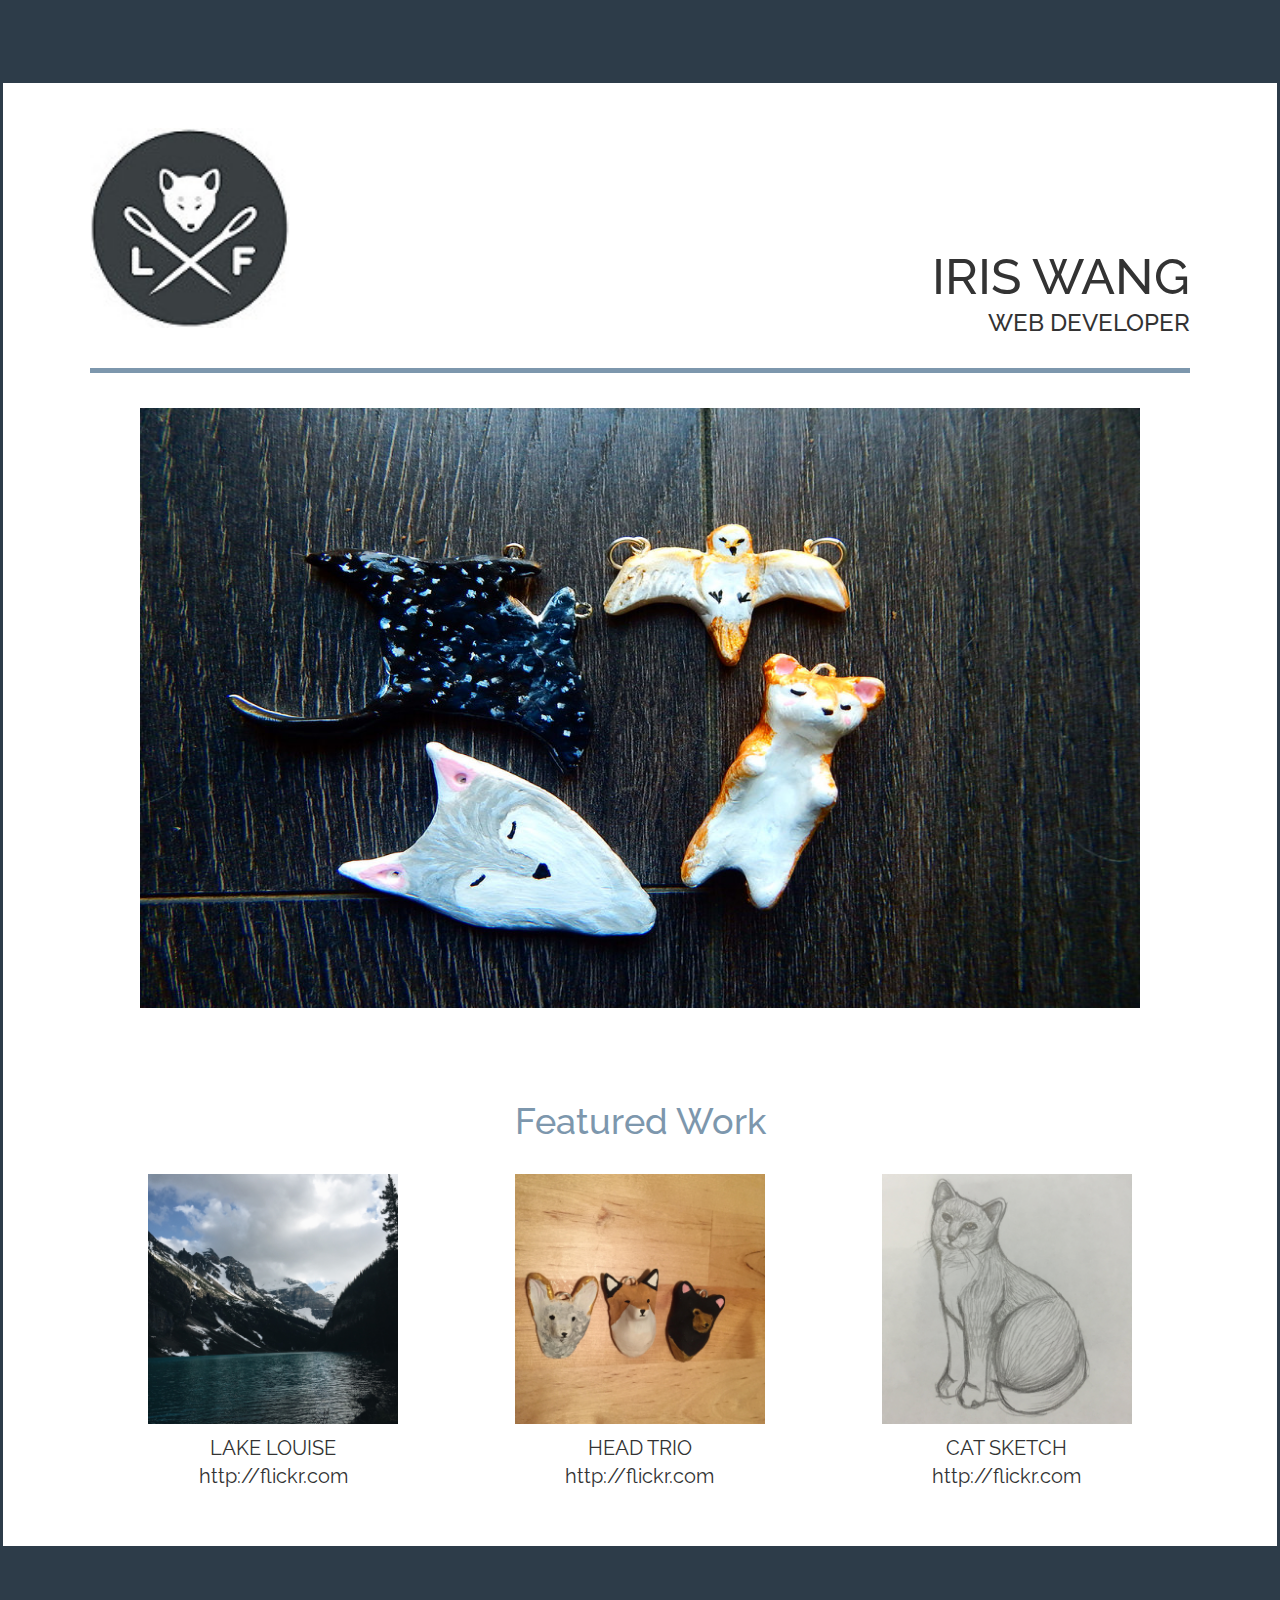
<file: index.html>
<!DOCTYPE html>
<html lang="en-US">

  <head>
    <meta charset="utf-8">
    <meta name="viewport" content="width=device-width, initial-scale=1.0">
    <title>Portfolio Site</title>

    <link rel="stylesheet" type="text/css" href="css/styles.css">
    <link href="https://fonts.googleapis.com/css?family=Raleway" rel="stylesheet">
    <link
      rel="stylesheet" href="https://maxcdn.bootstrapcdn.com/bootstrap/3.3.7/css/bootstrap.min.css"
      integrity="sha384-BVYiiSIFeK1dGmJRAkycuHAHRg32OmUcww7on3RYdg4Va+PmSTsz/K68vbdEjh4u" crossorigin="anonymous">
    <script
      src="https://code.jquery.com/jquery-3.3.1.slim.min.js"
      integrity="sha256-3edrmyuQ0w65f8gfBsqowzjJe2iM6n0nKciPUp8y+7E=" crossorigin="anonymous">
    </script>
    <script
      src="https://maxcdn.bootstrapcdn.com/bootstrap/3.3.7/js/bootstrap.min.js"
      integrity="sha384-Tc5IQib027qvyjSMfHjOMaLkfuWVxZxUPnCJA7l2mCWNIpG9mGCD8wGNIcPD7Txa" crossorigin="anonymous"></script>
  </head>


  <body>
    <hr class="block-bar">

    <div class="container">
      <div class="box header-container" id="header">
        <img class="header-box" id="logo" src="img/my-logo.jpg" alt="my-logo">
        <div class="text-container header-box">
          <h1 class="text-box" id="my-name">IRIS WANG</h1>
          <h3 class="text-box" id="occupation">WEB DEVELOPER</h3>
        </div>
      </div>

      <hr id="divider">

      <main class="box main-container">
        <img class="main-box" id="hero-image" src="img/clay-display.jpg" alt="clay-display">

        <div class="main-box" id="featured-work">
        <h3>Featured Work</h3>

          <div class="photo-container">

            <figure class="photo-box">
              <a href="https://www.flickr.com" target="_top">
                <img src="img/mountain-view.jpg" alt="mountain view">
              </a>
              <figcaption> LAKE LOUISE </figcaption>
              <p>http://flickr.com</p>
            </figure>

          <!--2nd image-->
            <figure class="photo-box">
              <a href="https://www.flickr.com/photos/144936051@N05/30500151993/in/dateposted-public/" target="_top">
                <img src="img/clay-figures.jpg" alt="clay figures">
              </a>
              <figcaption> HEAD TRIO </figcaption>
              <p>http://flickr.com</p>
            </figure>

          <!--3rd image-->
            <figure class="photo-box">
              <a href="https://www.flickr.com/photos/144936051@N05/30500151993/in/dateposted-public/">
                <img src="img/cat-drawing.jpg" alt="cat drawing">
              </a>
              <figcaption> CAT SKETCH </figcaption>
              <p>http://flickr.com</p>
            </figure>

          </div>
        </div>

      </main>
    </div>

    <hr class="block-bar">
  </body>

</html>
</file>
<file: css/styles.css>
/* full page settings */
body {
  border: 3px solid #2d3c49;
}

figure, img {
  width: 100%;
}

.block-bar {
  background-color: #2d3c49;
  border: none;
  height: 80px;
  width: 100%;
  margin: 0;
}


/* page layout styling */
.container {
  display: flex;
  flex-flow: column nowrap;
  justify-content: space-between;
  align-items: center;
  margin: auto;

  /* adding this for side margins, since flex has finicky container margins */
  border: 20px solid transparent;
}

.box {
  flex: 0 1 auto;
  width: 100%;
  margin: auto;
}


.header-container {
  display: flex;
  flex-flow: row nowrap;
  justify-content: space-between;
  margin: 15px 0;
}

.header-box {
  flex: 0 1 auto;
  max-width: 60%;
}



.text-container {
  display: flex;
  flex-flow: column nowrap;
  justify-content: flex-end;
}

.text-box {
  flex: 0 1 auto;
  margin: auto;
}


.main-container {
  display: flex;
  flex-flow: column wrap;
  justify-content: space-between;
}

.main-box {
  flex: 1 1 auto;
  width: 100%;
  margin: 20px auto;
}

@media screen and (max-width: 899px) {
  .main-box#hero-image {
    max-height: 600px;
  }
}

@media screen and (min-width: 900px) {
  .main-box#hero-image {
    max-width: 1000px;
    max-height: 600px;
  }
}


.photo-container {
  display: flex;
  flex-flow: row wrap;
  justify-content: space-between;
}

.photo-box {
  flex: 0 1 auto;
  width: 100%;
  margin: 5px auto;
}



@media screen and (max-width: 599px) {
  .box#featured-work {
    margin: 15% 0;
  }

  .photo-box {
    flex: 0 1 auto;
    margin: 5px auto;
    width: 100%;
    max-width: 400px;
  }
}

@media screen and (min-width: 600px) {
  .box#featured-work {
    margin: 8% 0;
  }

  .photo-box {
    flex: 0 1 auto;
    margin: 5px auto;
    width: 100%;
    max-width: 250px;
  }
}


/* header styling */
#header {
  width: 100%;
}

#my-name {
  font-family: "Raleway";
  font-size: 50px;
  line-height: 1.25em;
  text-align: right;
  margin: 0;
}

#occupation {
  font-family: "Raleway";
  font-size: 24px;
  line-height: 1.25em;
  text-align: right;
  margin: 0;
}

#logo {
  height: 25%;
  max-height: 200px;
  width: 25%;
  max-width: 200px;
  margin: 10px 0 10px;
}

#divider {
  border: none;
  height: 5px;
  background-color: #7d97ad;
  margin: 15px 0;
  width: 100%
}



/* featured work styling */
#featured-work h3 {
  font-family: "Raleway";
  font-size: 36px;
  color: #7d97ad;
  text-align: center;
  margin-top: 1.5em;
  margin-bottom: 0.75em;
}

#featured-work figure {
  font-family: "Raleway";
  font-size: 20px;
  text-align: center;
}

#featured-work figure img {
  padding-bottom: 10px;
}
</file>
